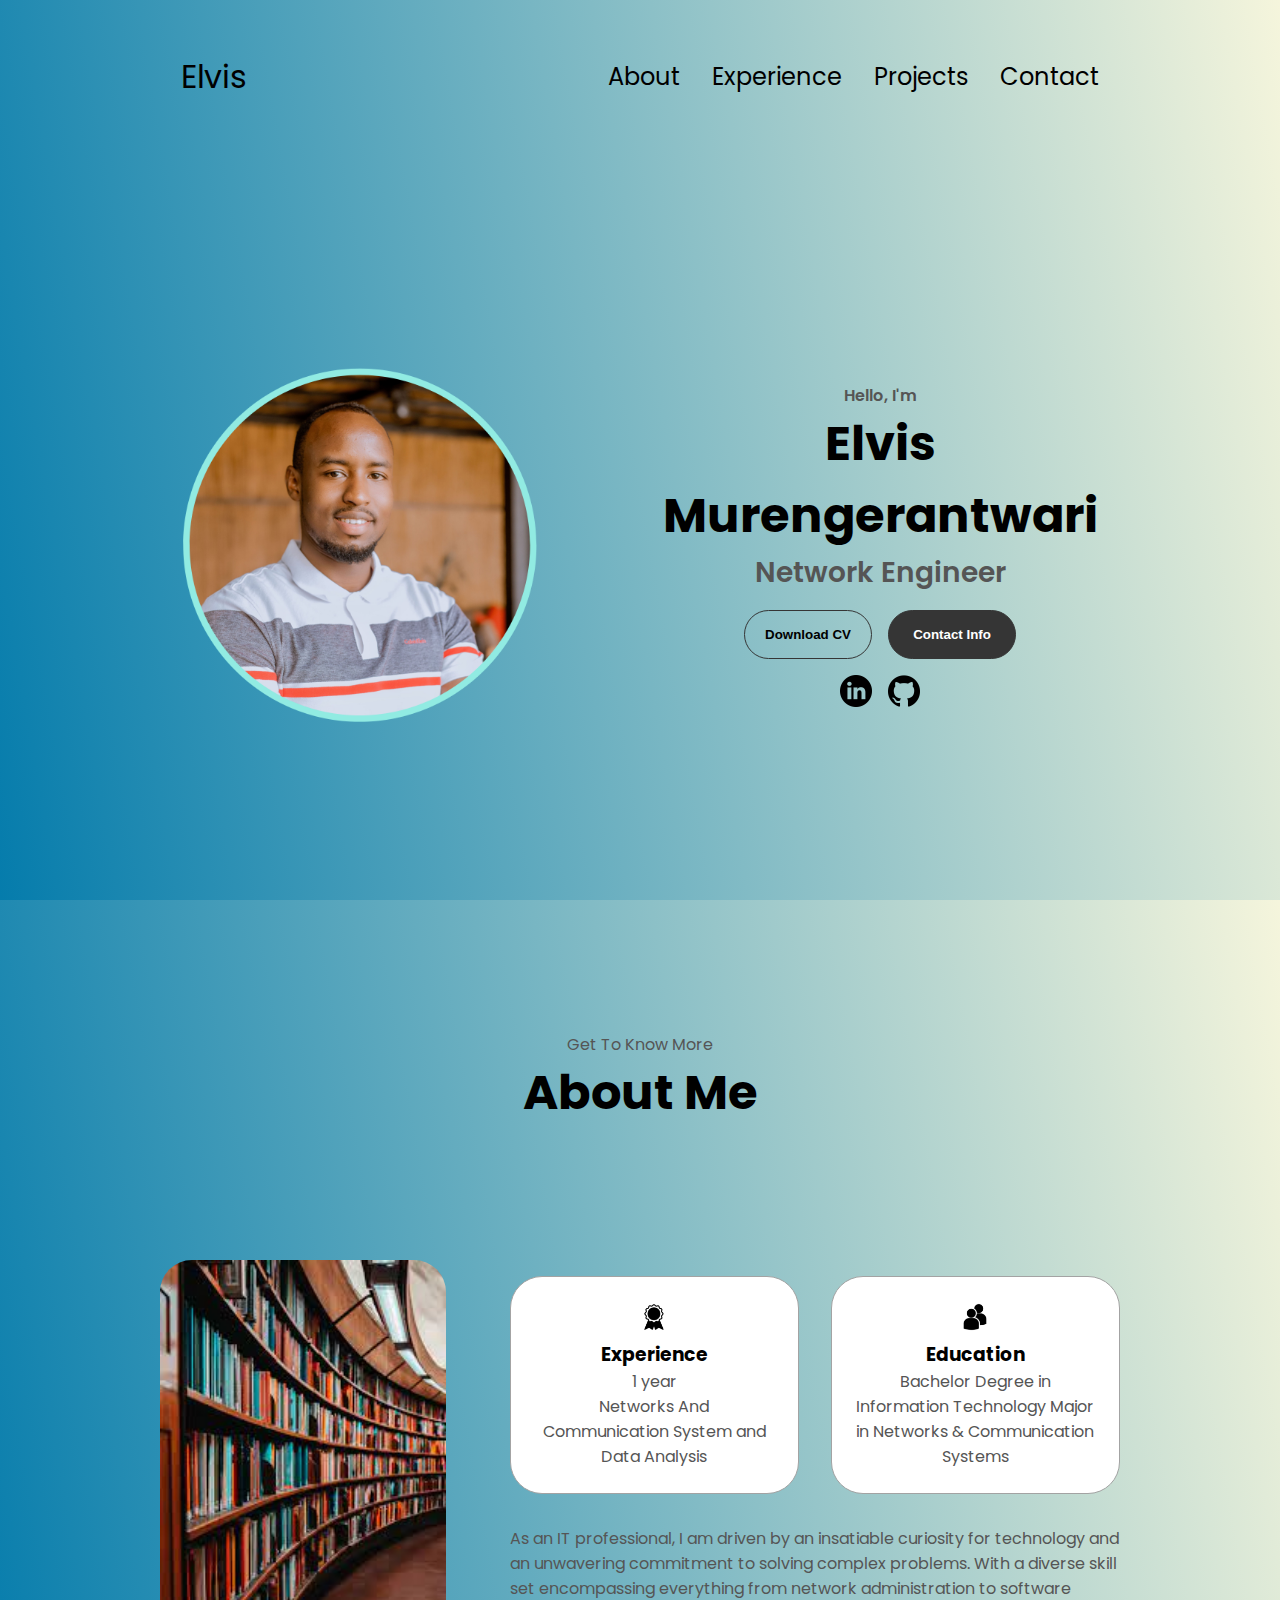
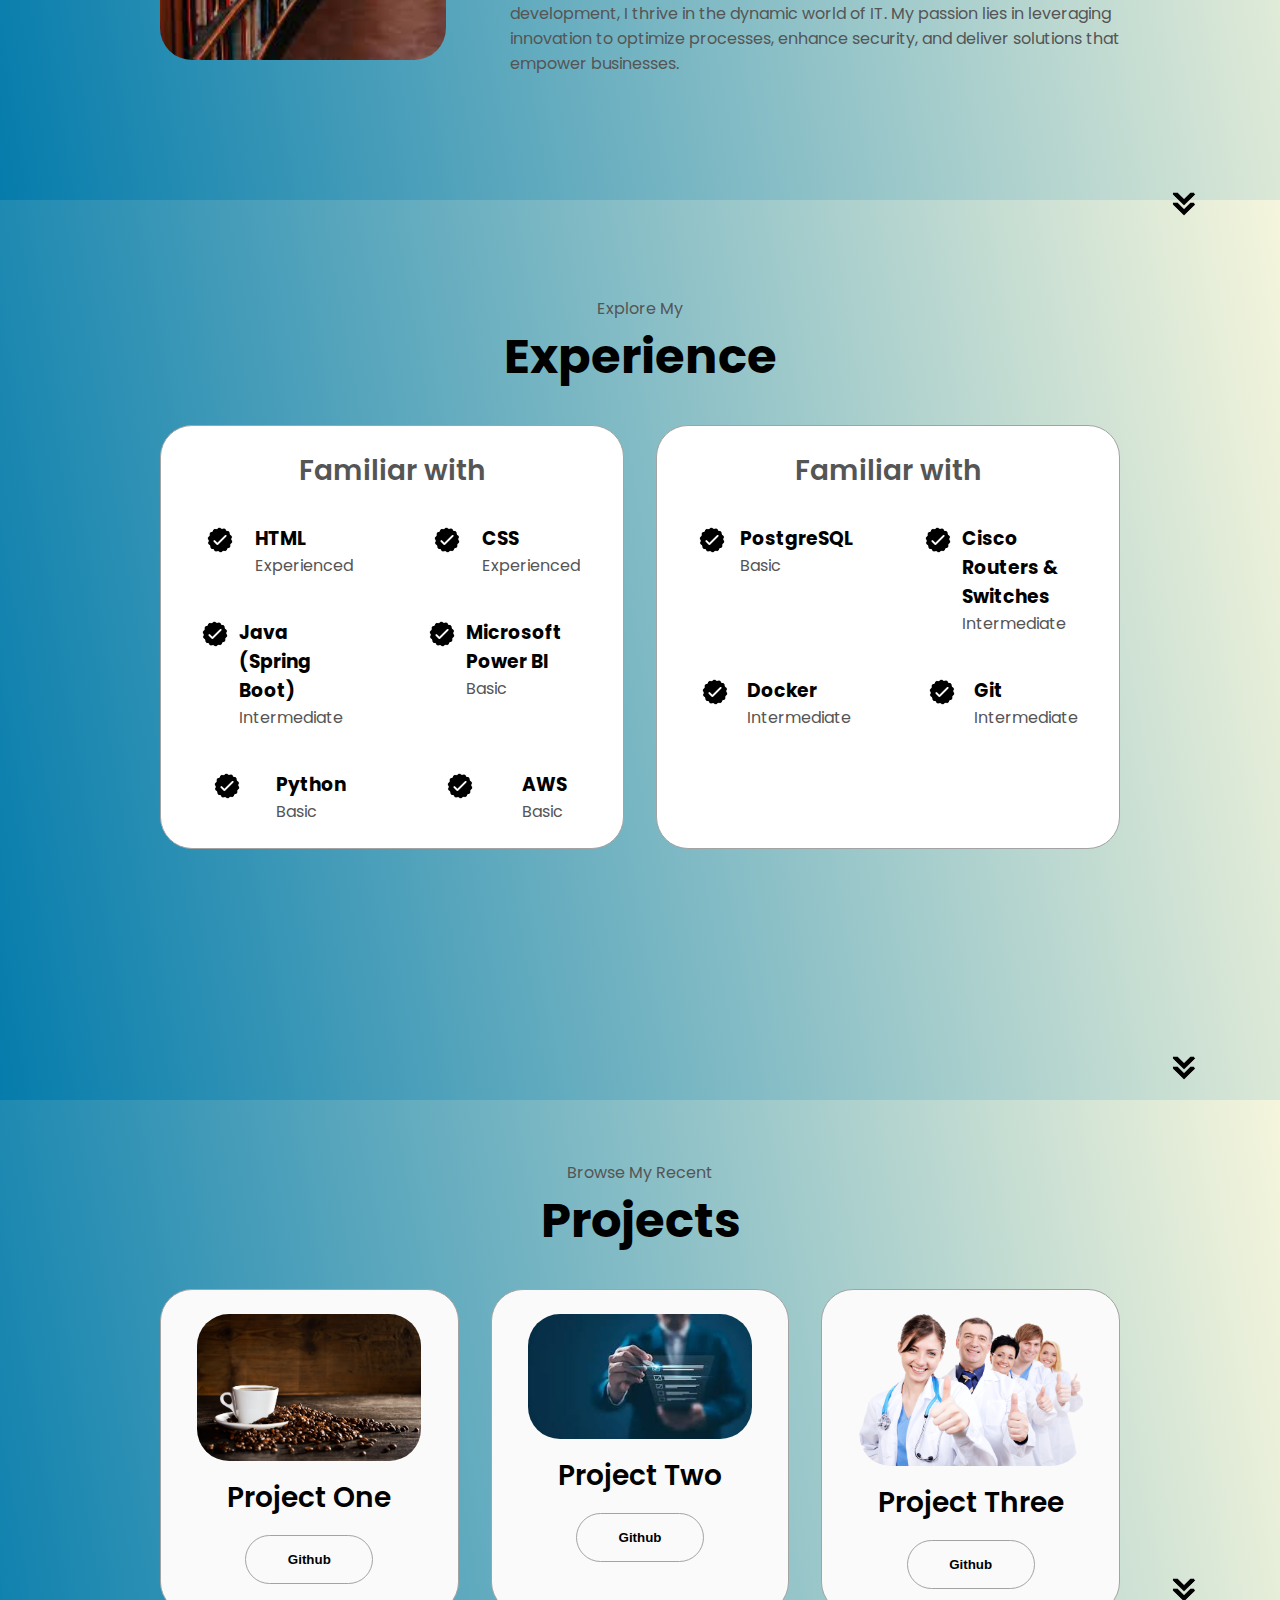
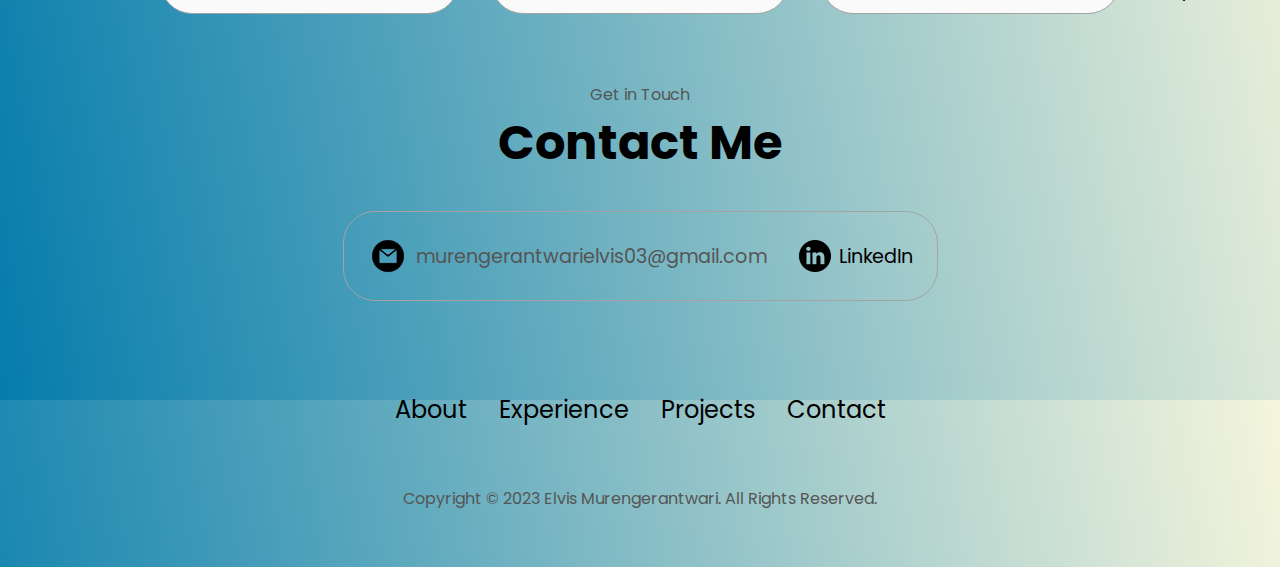
<file: index.html>
<!DOCTYPE html>
<html lang="en">
  <head>
    <meta charset="UTF-8" />
    <meta http-equiv="X-UA-Compatible" content="IE=edge" />
    <meta name="viewport" content="width=device-width, initial-scale=1.0" />
    <title>My Portfolio</title>
    <link rel="stylesheet" href="html-css-js-portfolio-tutorial-2-main/style.css" />
    <link rel="stylesheet" href="html-css-js-portfolio-tutorial-2-main/mediaqueries.css" />
  </head>

   <body class="container">

     <nav id="desktop-nav">
      <div class="logo">Elvis</div>
      <div>
        <ul class="nav-links">
          <li><a href="#about">About</a></li>
          <li><a href="#experience">Experience</a></li>
          <li><a href="#projects">Projects</a></li>
          <li><a href="#contact">Contact</a></li>
        </ul>
      </div>
    </nav>
    <nav id="hamburger-nav">
      <div class="logo">John Doe</div>
      <div class="hamburger-menu">
        <div class="hamburger-icon" onclick="toggleMenu()">
          <span></span>
          <span></span>
          <span></span>
        </div>
        <div class="menu-links">
          <li><a href="#about" onclick="toggleMenu()">About</a></li>
          <li><a href="#experience" onclick="toggleMenu()">Experience</a></li>
          <li><a href="#projects" onclick="toggleMenu()">Projects</a></li>
          <li><a href="#contact" onclick="toggleMenu()">Contact</a></li>
        </div>
      </div>
    </nav>
    <section id="profile" >
      <div class="section__pic-container">
        <img src="html-css-js-portfolio-tutorial-2-main/assets/My%20Photo.png" alt="John Doe profile picture" />
      </div>
      <div class="section__text">
        <p class="section__text__p1">Hello, I'm</p>
        <h1 class="title">Elvis Murengerantwari</h1>
        <p class="section__text__p2">Network Engineer</p>
        <div class="btn-container">
          <button
            class="btn btn-color-2"
            onclick="location.href='https://elvis20git.github.io/MyCV.github.io/'"
          >
            Download CV
          </button>
          <button class="btn btn-color-1" onclick="location.href='./#contact'">
            Contact Info
          </button>
        </div>
        <div id="socials-container">
          <img
            src="html-css-js-portfolio-tutorial-2-main/assets/linkedin.png"
            alt="My LinkedIn profile"
            class="icon"
            onclick="location.href='https://www.linkedin.com/in/elvis-murengerantwari-a527241b8/'"
          />
          <img
            src="html-css-js-portfolio-tutorial-2-main/assets/github.png"
            alt="My Github profile"
            class="icon"
            onclick="location.href='https://github.com/Elvis20git'"
          />
        </div>
      </div>
    </section>


    <section id="about">
      <p class="section__text__p1">Get To Know More</p>
      <h1 class="title">About Me</h1>
      <div class="section-container">
        <div class="section__pic-container">
          <img
            src="html-css-js-portfolio-tutorial-2-main/assets/book.jpeg"
            alt="Profile picture"
            class="about-pic"
          />
        </div>
        <div class="about-details-container">
          <div class="about-containers">
            <div class="details-container">
              <img
                src="html-css-js-portfolio-tutorial-2-main/assets/experience.png"
                alt="Experience icon"
                class="icon"
              />
              <h3>Experience</h3>
              <p>1 year <br />Networks And Communication System and Data Analysis</p>
            </div>
            <div class="details-container">
              <img
                src="html-css-js-portfolio-tutorial-2-main/assets/education.png"
                alt="Education icon"
                class="icon"
              />
              <h3>Education</h3>
              <p>Bachelor Degree in Information Technology Major in Networks & Communication Systems</p>
            </div>
          </div>
          <div class="text-container">
            <p>
              As an IT professional, I am driven by an insatiable curiosity for technology and
              an unwavering commitment to solving complex problems. With a diverse skill set encompassing
              everything from network administration to software development, I thrive in the dynamic world of IT.
              My passion lies in leveraging innovation to optimize processes, enhance security, and deliver solutions
              that empower businesses.

            </p>
          </div>
        </div>
      </div>
      <img
        src="html-css-js-portfolio-tutorial-2-main/assets/arrow.png"
        alt="Arrow icon"
        class="icon arrow"
        onclick="location.href='./#experience'"
      />
    </section>
     <section id="experience">
      <p class="section__text__p1">Explore My</p>
      <h1 class="title">Experience</h1>
      <div class="experience-details-container">
        <div class="about-containers">
          <div class="details-container">
            <h2 class="experience-sub-title">Familiar with</h2>
            <div class="article-container">
              <article>
                <img
                  src="html-css-js-portfolio-tutorial-2-main/assets/checkmark.png"
                  alt="Experience icon"
                  class="icon"
                />
                <div>
                  <h3>HTML</h3>
                  <p>Experienced</p>
                </div>
              </article>
              <article>
                <img
                  src="html-css-js-portfolio-tutorial-2-main/assets/checkmark.png"
                  alt="Experience icon"
                  class="icon"
                />
                <div>
                  <h3>CSS</h3>
                  <p>Experienced</p>
                </div>
              </article>
              <article>
                <img
                  src="html-css-js-portfolio-tutorial-2-main/assets/checkmark.png"
                  alt="Experience icon"
                  class="icon"
                />
                <div>
                  <h3>Java (Spring Boot)</h3>
                  <p>Intermediate</p>
                </div>
              </article>
              <article>
                <img
                  src="html-css-js-portfolio-tutorial-2-main/assets/checkmark.png"
                  alt="Experience icon"
                  class="icon"
                />
                <div>
                  <h3>Microsoft Power BI</h3>
                  <p>Basic</p>
                </div>
              </article>
              <article>
                <img
                  src="html-css-js-portfolio-tutorial-2-main/assets/checkmark.png"
                  alt="Experience icon"
                  class="icon"
                />
                <div>
                  <h3>Python</h3>
                  <p>Basic</p>
                </div>
              </article>
              <article>
                <img
                  src="html-css-js-portfolio-tutorial-2-main/assets/checkmark.png"
                  alt="Experience icon"
                  class="icon"
                />
                <div>
                  <h3>AWS</h3>
                  <p>Basic</p>
                </div>
              </article>
            </div>
          </div>
          <div class="details-container">
            <h2 class="experience-sub-title">Familiar with</h2>
            <div class="article-container">
              <article>
                <img
                  src="html-css-js-portfolio-tutorial-2-main/assets/checkmark.png"
                  alt="Experience icon"
                  class="icon"
                />
                <div>
                  <h3>PostgreSQL</h3>
                  <p>Basic</p>
                </div>
              </article>
              <article>
                <img
                  src="html-css-js-portfolio-tutorial-2-main/assets/checkmark.png"
                  alt="Experience icon"
                  class="icon"
                />
                <div>
                  <h3>Cisco Routers & Switches</h3>
                  <p>Intermediate</p>
                </div>
              </article>
              <article>
                <img
                  src="html-css-js-portfolio-tutorial-2-main/assets/checkmark.png"
                  alt="Experience icon"
                  class="icon"
                />
                <div>
                  <h3>Docker</h3>
                  <p>Intermediate</p>
                </div>
              </article>
              <article>
                <img
                  src="html-css-js-portfolio-tutorial-2-main/assets/checkmark.png"
                  alt="Experience icon"
                  class="icon"
                />
                <div>
                  <h3>Git</h3>
                  <p>Intermediate</p>
                </div>
              </article>
            </div>
          </div>
        </div>
      </div>
      <img
        src="html-css-js-portfolio-tutorial-2-main/assets/arrow.png"
        alt="Arrow icon"
        class="icon arrow"
        onclick="location.href='./#projects'"
      />
     </section>

    <section id="projects">
      <p class="section__text__p1">Browse My Recent</p>
      <h1 class="title">Projects</h1>
      <div class="experience-details-container">
        <div class="about-containers">
          <div class="details-container color-container">
            <div class="article-container">
              <img
                src="html-css-js-portfolio-tutorial-2-main/assets/cup-coffee-with-pile-coffee-beans.jpg"
                alt="Project 1"
                class="project-img"
              />
            </div>
            <h2 class="experience-sub-title project-title">Project One</h2>
            <div class="btn-container">
              <button
                class="btn btn-color-2 project-btn"
                onclick="location.href='https://github.com/Elvis20git/CoffeeShop-Spring.git'"
              >
                Github
              </button>
<!--              <button-->
<!--                class="btn btn-color-2 project-btn"-->
<!--                onclick="location.href='https://github.com/'"-->
<!--              >-->
<!--                Live Demo-->
<!--              </button>-->
            </div>
          </div>
          <div class="details-container color-container">
            <div class="article-container">
              <img
                src="html-css-js-portfolio-tutorial-2-main/assets/download.jpg"
                alt="Project 2"
                class="project-img"
              />
            </div>
            <h2 class="experience-sub-title project-title">Project Two</h2>
            <div class="btn-container">
              <button
                class="btn btn-color-2 project-btn"
                onclick="location.href='https://github.com/Elvis20git/employee-Spring.git'"
              >
                Github
              </button>
<!--              <button-->
<!--                class="btn btn-color-2 project-btn"-->
<!--                onclick="location.href='https://github.com/'"-->
<!--              >-->
<!--                Live Demo-->
<!--              </button>-->
            </div>
          </div>
          <div class="details-container color-container">
            <div class="article-container">
              <img
                src="html-css-js-portfolio-tutorial-2-main/assets/doc-group-2.png"
                alt="Project 3"
                class="project-img"
              />
            </div>
            <h2 class="experience-sub-title project-title">Project Three</h2>
            <div class="btn-container">
              <button
                class="btn btn-color-2 project-btn"
                onclick="location.href='https://github.com/Elvis20git/bmi.git'"
              >
                Github
              </button>
<!--              <button-->
<!--                class="btn btn-color-2 project-btn"-->
<!--                onclick="location.href='https://github.com/'"-->
<!--              >-->
<!--                Live Demo-->
<!--              </button>-->
            </div>
          </div>
        </div>
      </div>
      <img
        src="html-css-js-portfolio-tutorial-2-main/assets/arrow.png"
        alt="Arrow icon"
        class="icon arrow"
        onclick="location.href='./#contact'"
      />
    </section>
    <section id="contact">
      <p class="section__text__p1">Get in Touch</p>
      <h1 class="title">Contact Me</h1>
      <div class="contact-info-upper-container">
        <div class="contact-info-container">
          <img
            src="html-css-js-portfolio-tutorial-2-main/assets/email.png"
            alt="Email icon"
            class="icon contact-icon email-icon"
          />
          <p>murengerantwarielvis03@gmail.com</a></p>
        </div>
        <div class="contact-info-container">
          <img
            src="html-css-js-portfolio-tutorial-2-main/assets/linkedin.png"
            alt="LinkedIn icon"
            class="icon contact-icon"
          />
          <p><a href="https://www.linkedin.com">LinkedIn</a></p>
        </div>
      </div>
    </section>
    <footer>
      <nav>
        <div class="nav-links-container">
          <ul class="nav-links">
            <li><a href="#about">About</a></li>
            <li><a href="#experience">Experience</a></li>
            <li><a href="#projects">Projects</a></li>
            <li><a href="#contact">Contact</a></li>
          </ul>
        </div>
      </nav>
      <p>Copyright &#169; 2023 Elvis Murengerantwari. All Rights Reserved.</p>
     </footer>
     <script src="html-css-js-portfolio-tutorial-2-main/script.js"></script>


  </body>

</html>
</file>
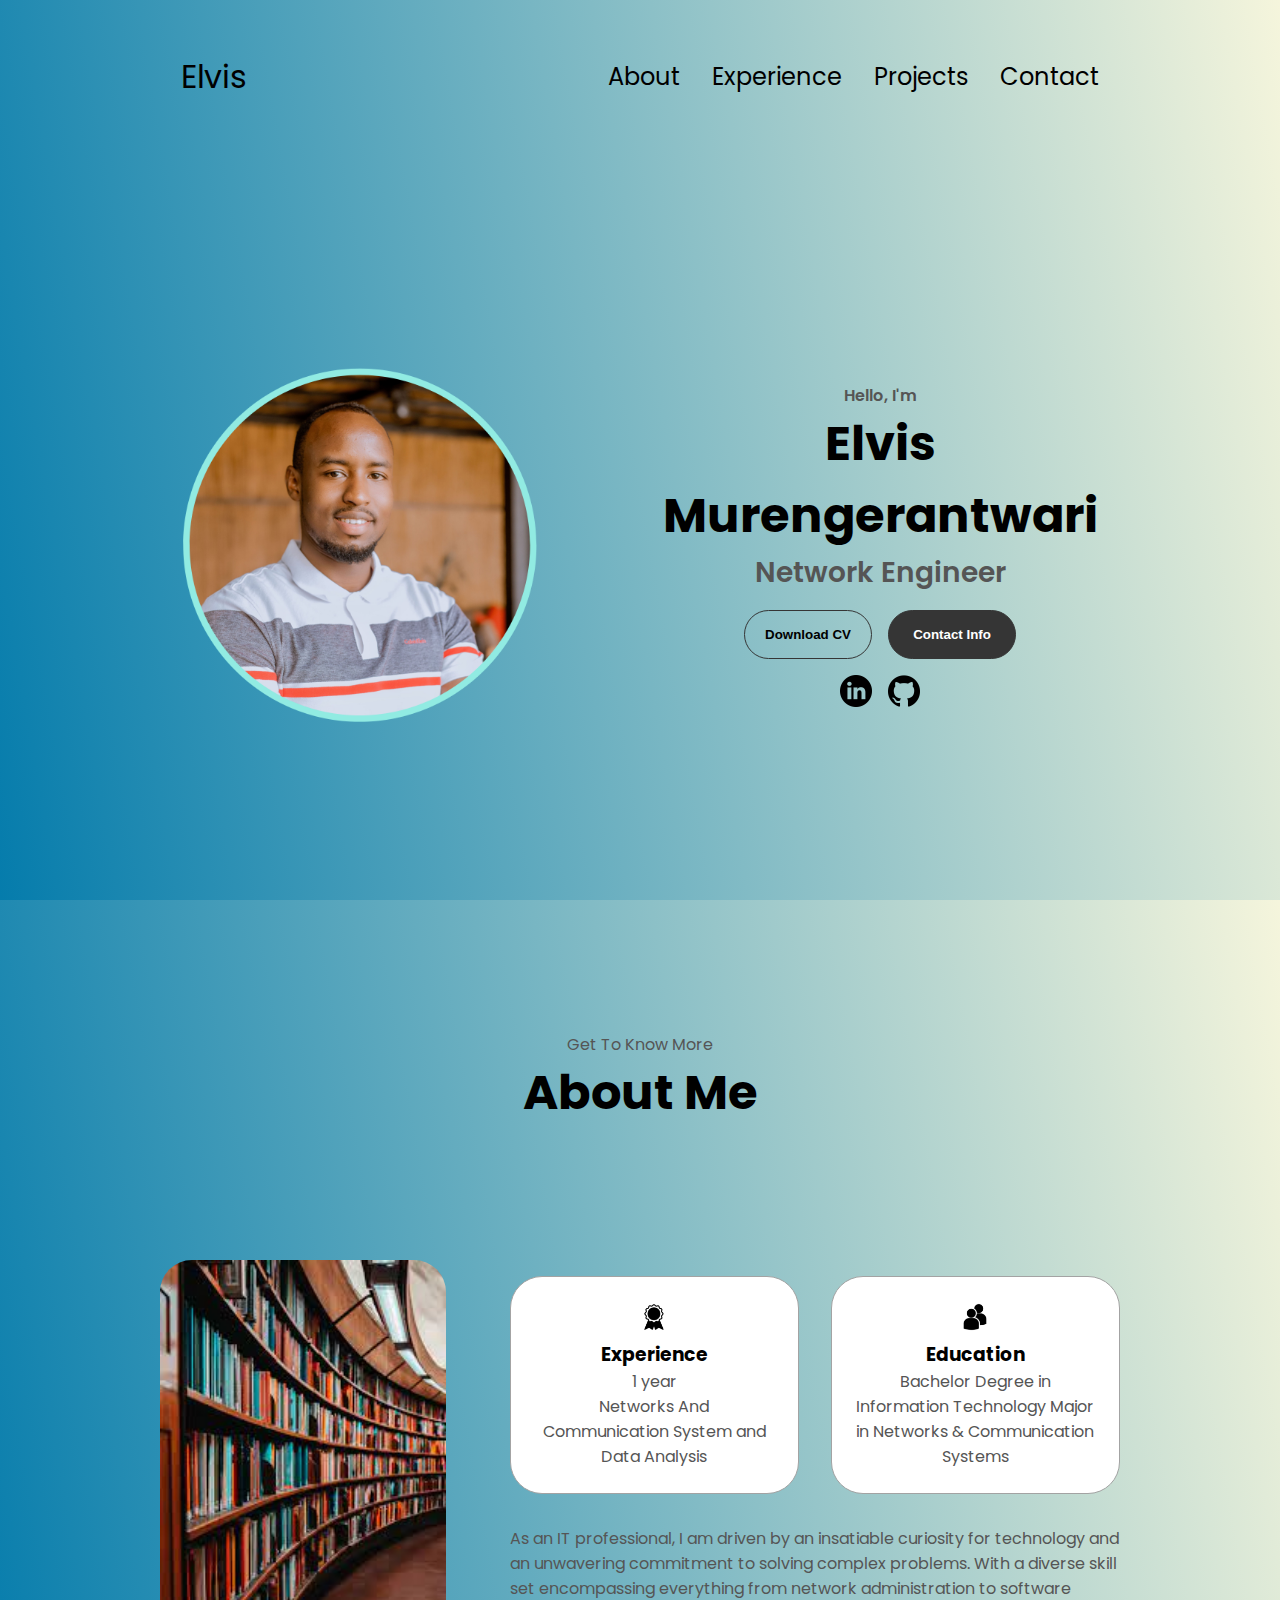
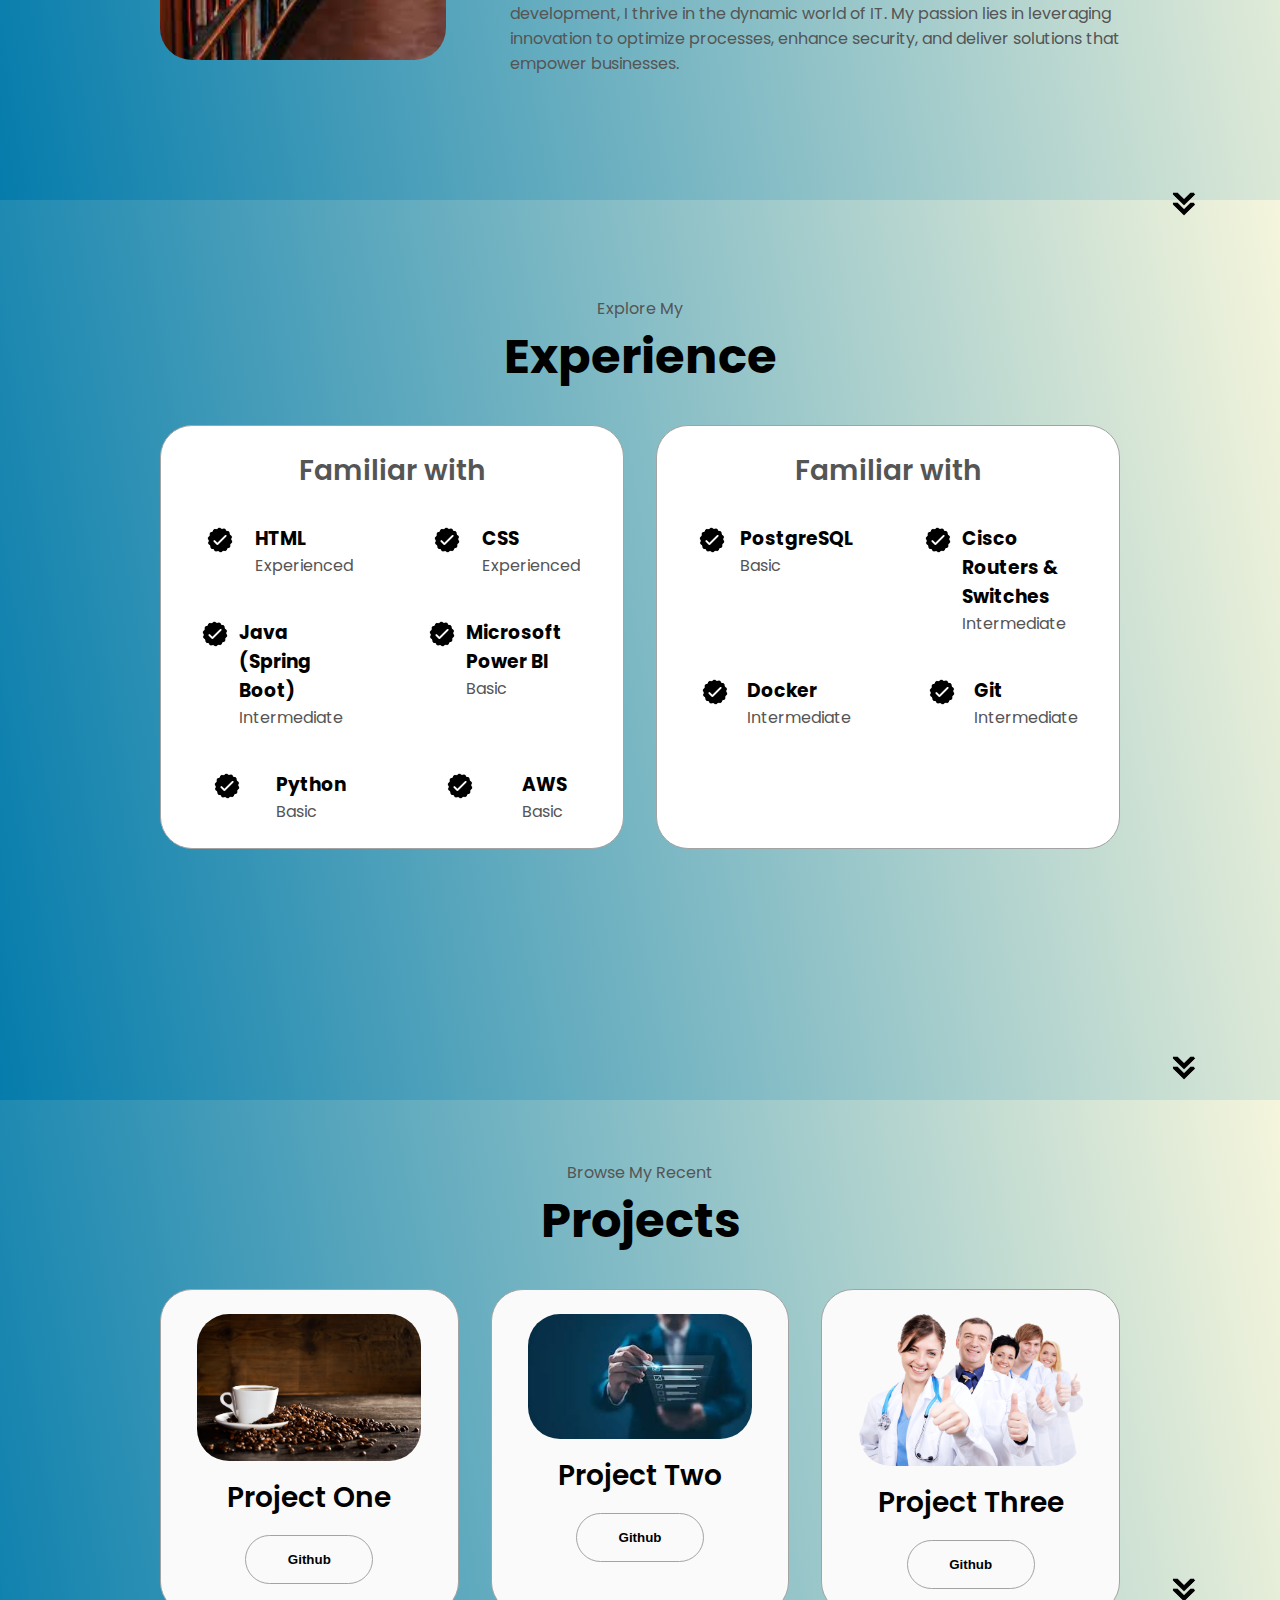
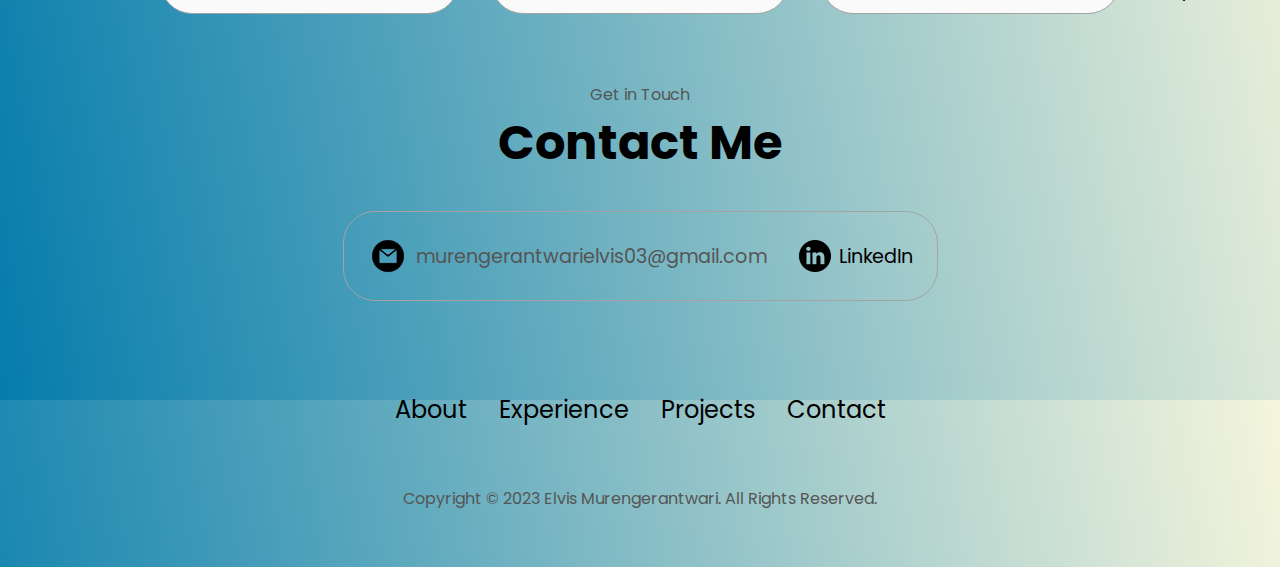
<file: html-css-js-portfolio-tutorial-2-main/index.html>
<!DOCTYPE html>
<html lang="en">
  <head>
    <meta charset="UTF-8" />
    <meta http-equiv="X-UA-Compatible" content="IE=edge" />
    <meta name="viewport" content="width=device-width, initial-scale=1.0" />
    <title>My Portfolio</title>
    <link rel="stylesheet" href="style.css" />
    <link rel="stylesheet" href="mediaqueries.css" />
  </head>

   <body class="container">

     <nav id="desktop-nav">
      <div class="logo">Elvis</div>
      <div>
        <ul class="nav-links">
          <li><a href="#about">About</a></li>
          <li><a href="#experience">Experience</a></li>
          <li><a href="#projects">Projects</a></li>
          <li><a href="#contact">Contact</a></li>
        </ul>
      </div>
    </nav>
    <nav id="hamburger-nav">
      <div class="logo">John Doe</div>
      <div class="hamburger-menu">
        <div class="hamburger-icon" onclick="toggleMenu()">
          <span></span>
          <span></span>
          <span></span>
        </div>
        <div class="menu-links">
          <li><a href="#about" onclick="toggleMenu()">About</a></li>
          <li><a href="#experience" onclick="toggleMenu()">Experience</a></li>
          <li><a href="#projects" onclick="toggleMenu()">Projects</a></li>
          <li><a href="#contact" onclick="toggleMenu()">Contact</a></li>
        </div>
      </div>
    </nav>
    <section id="profile" >
      <div class="section__pic-container">
        <img src="./assets/My%20Photo.png" alt="John Doe profile picture" />
      </div>
      <div class="section__text">
        <p class="section__text__p1">Hello, I'm</p>
        <h1 class="title">Elvis Murengerantwari</h1>
        <p class="section__text__p2">Network Engineer</p>
        <div class="btn-container">
          <button
            class="btn btn-color-2"
            onclick="window.open('./assets/resume.pdf')"
          >
            Download CV
          </button>
          <button class="btn btn-color-1" onclick="location.href='./#contact'">
            Contact Info
          </button>
        </div>
        <div id="socials-container">
          <img
            src="./assets/linkedin.png"
            alt="My LinkedIn profile"
            class="icon"
            onclick="location.href='https://www.linkedin.com/in/elvis-murengerantwari-a527241b8/'"
          />
          <img
            src="./assets/github.png"
            alt="My Github profile"
            class="icon"
            onclick="location.href='https://github.com/Elvis20git'"
          />
        </div>
      </div>
    </section>


    <section id="about">
      <p class="section__text__p1">Get To Know More</p>
      <h1 class="title">About Me</h1>
      <div class="section-container">
        <div class="section__pic-container">
          <img
            src="./assets/book.jpeg"
            alt="Profile picture"
            class="about-pic"
          />
        </div>
        <div class="about-details-container">
          <div class="about-containers">
            <div class="details-container">
              <img
                src="./assets/experience.png"
                alt="Experience icon"
                class="icon"
              />
              <h3>Experience</h3>
              <p>1 year <br />Networks And Communication System and Data Analysis</p>
            </div>
            <div class="details-container">
              <img
                src="./assets/education.png"
                alt="Education icon"
                class="icon"
              />
              <h3>Education</h3>
              <p>Bachelor Degree in Information Technology Major in Networks & Communication Systems</p>
            </div>
          </div>
          <div class="text-container">
            <p>
              As an IT professional, I am driven by an insatiable curiosity for technology and
              an unwavering commitment to solving complex problems. With a diverse skill set encompassing
              everything from network administration to software development, I thrive in the dynamic world of IT.
              My passion lies in leveraging innovation to optimize processes, enhance security, and deliver solutions
              that empower businesses.

            </p>
          </div>
        </div>
      </div>
      <img
        src="./assets/arrow.png"
        alt="Arrow icon"
        class="icon arrow"
        onclick="location.href='./#experience'"
      />
    </section>
     <section id="experience">
      <p class="section__text__p1">Explore My</p>
      <h1 class="title">Experience</h1>
      <div class="experience-details-container">
        <div class="about-containers">
          <div class="details-container">
            <h2 class="experience-sub-title">Familiar with</h2>
            <div class="article-container">
              <article>
                <img
                  src="./assets/checkmark.png"
                  alt="Experience icon"
                  class="icon"
                />
                <div>
                  <h3>HTML</h3>
                  <p>Experienced</p>
                </div>
              </article>
              <article>
                <img
                  src="./assets/checkmark.png"
                  alt="Experience icon"
                  class="icon"
                />
                <div>
                  <h3>CSS</h3>
                  <p>Experienced</p>
                </div>
              </article>
              <article>
                <img
                  src="./assets/checkmark.png"
                  alt="Experience icon"
                  class="icon"
                />
                <div>
                  <h3>Java (Spring Boot)</h3>
                  <p>Intermediate</p>
                </div>
              </article>
              <article>
                <img
                  src="./assets/checkmark.png"
                  alt="Experience icon"
                  class="icon"
                />
                <div>
                  <h3>Microsoft Power BI</h3>
                  <p>Basic</p>
                </div>
              </article>
              <article>
                <img
                  src="./assets/checkmark.png"
                  alt="Experience icon"
                  class="icon"
                />
                <div>
                  <h3>Python</h3>
                  <p>Basic</p>
                </div>
              </article>
              <article>
                <img
                  src="./assets/checkmark.png"
                  alt="Experience icon"
                  class="icon"
                />
                <div>
                  <h3>AWS</h3>
                  <p>Basic</p>
                </div>
              </article>
            </div>
          </div>
          <div class="details-container">
            <h2 class="experience-sub-title">Familiar with</h2>
            <div class="article-container">
              <article>
                <img
                  src="./assets/checkmark.png"
                  alt="Experience icon"
                  class="icon"
                />
                <div>
                  <h3>PostgreSQL</h3>
                  <p>Basic</p>
                </div>
              </article>
              <article>
                <img
                  src="./assets/checkmark.png"
                  alt="Experience icon"
                  class="icon"
                />
                <div>
                  <h3>Cisco Routers & Switches</h3>
                  <p>Intermediate</p>
                </div>
              </article>
              <article>
                <img
                  src="./assets/checkmark.png"
                  alt="Experience icon"
                  class="icon"
                />
                <div>
                  <h3>Docker</h3>
                  <p>Intermediate</p>
                </div>
              </article>
              <article>
                <img
                  src="./assets/checkmark.png"
                  alt="Experience icon"
                  class="icon"
                />
                <div>
                  <h3>Git</h3>
                  <p>Intermediate</p>
                </div>
              </article>
            </div>
          </div>
        </div>
      </div>
      <img
        src="./assets/arrow.png"
        alt="Arrow icon"
        class="icon arrow"
        onclick="location.href='./#projects'"
      />
     </section>

    <section id="projects">
      <p class="section__text__p1">Browse My Recent</p>
      <h1 class="title">Projects</h1>
      <div class="experience-details-container">
        <div class="about-containers">
          <div class="details-container color-container">
            <div class="article-container">
              <img
                src="./assets/cup-coffee-with-pile-coffee-beans.jpg"
                alt="Project 1"
                class="project-img"
              />
            </div>
            <h2 class="experience-sub-title project-title">Project One</h2>
            <div class="btn-container">
              <button
                class="btn btn-color-2 project-btn"
                onclick="location.href='https://github.com/Elvis20git/CoffeeShop-Spring.git'"
              >
                Github
              </button>
<!--              <button-->
<!--                class="btn btn-color-2 project-btn"-->
<!--                onclick="location.href='https://github.com/'"-->
<!--              >-->
<!--                Live Demo-->
<!--              </button>-->
            </div>
          </div>
          <div class="details-container color-container">
            <div class="article-container">
              <img
                src="./assets/download.jpg"
                alt="Project 2"
                class="project-img"
              />
            </div>
            <h2 class="experience-sub-title project-title">Project Two</h2>
            <div class="btn-container">
              <button
                class="btn btn-color-2 project-btn"
                onclick="location.href='https://github.com/Elvis20git/employee-Spring.git'"
              >
                Github
              </button>
<!--              <button-->
<!--                class="btn btn-color-2 project-btn"-->
<!--                onclick="location.href='https://github.com/'"-->
<!--              >-->
<!--                Live Demo-->
<!--              </button>-->
            </div>
          </div>
          <div class="details-container color-container">
            <div class="article-container">
              <img
                src="./assets/doc-group-2.png"
                alt="Project 3"
                class="project-img"
              />
            </div>
            <h2 class="experience-sub-title project-title">Project Three</h2>
            <div class="btn-container">
              <button
                class="btn btn-color-2 project-btn"
                onclick="location.href='https://github.com/Elvis20git/bmi.git'"
              >
                Github
              </button>
<!--              <button-->
<!--                class="btn btn-color-2 project-btn"-->
<!--                onclick="location.href='https://github.com/'"-->
<!--              >-->
<!--                Live Demo-->
<!--              </button>-->
            </div>
          </div>
        </div>
      </div>
      <img
        src="./assets/arrow.png"
        alt="Arrow icon"
        class="icon arrow"
        onclick="location.href='./#contact'"
      />
    </section>
    <section id="contact">
      <p class="section__text__p1">Get in Touch</p>
      <h1 class="title">Contact Me</h1>
      <div class="contact-info-upper-container">
        <div class="contact-info-container">
          <img
            src="./assets/email.png"
            alt="Email icon"
            class="icon contact-icon email-icon"
          />
          <p>murengerantwarielvis03@gmail.com</a></p>
        </div>
        <div class="contact-info-container">
          <img
            src="./assets/linkedin.png"
            alt="LinkedIn icon"
            class="icon contact-icon"
          />
          <p><a href="https://www.linkedin.com">LinkedIn</a></p>
        </div>
      </div>
    </section>
    <footer>
      <nav>
        <div class="nav-links-container">
          <ul class="nav-links">
            <li><a href="#about">About</a></li>
            <li><a href="#experience">Experience</a></li>
            <li><a href="#projects">Projects</a></li>
            <li><a href="#contact">Contact</a></li>
          </ul>
        </div>
      </nav>
      <p>Copyright &#169; 2023 Elvis Murengerantwari. All Rights Reserved.</p>
     </footer>
     <script src="script.js"></script>


  </body>

</html>
</file>
<file: html-css-js-portfolio-tutorial-2-main/style.css>
/* GENERAL */

@import url("https://fonts.googleapis.com/css2?family=Poppins:wght@300;400;500;600&display=swap");

* {
  margin: 0;
  padding: 0;
}

body {
  font-family: "Poppins", sans-serif;
}

html {
  scroll-behavior: smooth;
}

p {
  color: rgb(85, 85, 85);
}
.container{
  height: 100vh;
  width: 100%;
  background: linear-gradient(80deg, rgb(5, 124, 172), rgb(245, 245, 220)) ;
}

/* TRANSITION */

a,
.btn {
  transition: all 300ms ease;
}

/* DESKTOP NAV */

nav,
.nav-links {
  display: flex;
}

nav {
  justify-content: space-around;
  align-items: center;
  height: 17vh;
}

.nav-links {
  gap: 2rem;
  list-style: none;
  font-size: 1.5rem;
}

a {
  color: black;
  text-decoration: none;
  text-decoration-color: white;
}

a:hover {
  color: grey;
  text-decoration: underline;
  text-underline-offset: 1rem;
  text-decoration-color: rgb(181, 181, 181);
}

.logo {
  font-size: 2rem;
}

.logo:hover {
  cursor: default;
}

/* HAMBURGER MENU */

#hamburger-nav {
  display: none;
}

.hamburger-menu {
  position: relative;
  display: inline-block;
}

.hamburger-icon {
  display: flex;
  flex-direction: column;
  justify-content: space-between;
  height: 24px;
  width: 30px;
  cursor: pointer;
}

.hamburger-icon span {
  width: 100%;
  height: 2px;
  background-color: black;
  transition: all 0.3 ease-in-out;
}

.menu-links {
  position: absolute;
  top: 100%;
  right: 0;
  background-color: white;
  width: fit-content;
  max-height: 0;
  overflow: hidden;
  transition: all 0.3 ease-in-out;
}

.menu-links a {
  display: block;
  padding: 10px;
  text-align: center;
  font-size: 1.5rem;
  color: black;
  text-decoration: none;
  transition: all 0.3 ease-in-out;
}


.menu-links li {
  list-style: none;
}

.menu-links.open {
  max-height: 300px;
}

.hamburger-icon.open span:first-child {
  transform: rotate(45deg) translate(10px, 5px);
}

.hamburger-icon.open span:nth-child(2) {
  opacity: 0;
}

.hamburger-icon.open span:last-child {
  transform: rotate(-45deg) translate(10px, -5px);
}

.hamburger-icon span:first-child {
  transform: none;
}

.hamburger-icon span:first-child {
  opacity: 1;
}

.hamburger-icon span:first-child {
  transform: none;
}

/* SECTIONS */

section {
  padding-top: 4vh;
  height: 96vh;
  margin: 0 10rem;
  box-sizing: border-box;
  min-height: fit-content;
}

.section-container {
  display: flex;
}

/* PROFILE SECTION */

#profile {
  display: flex;
  justify-content: center;
  gap: 5rem;
  height: 80vh;
}

.section__pic-container {
  display: flex;
  height: 400px;
  width: 400px;
  margin: auto 0;
}

.section__text {
  align-self: center;
  text-align: center;
}

.section__text p {
  font-weight: 600;
}

.section__text__p1 {
  text-align: center;
}

.section__text__p2 {
  font-size: 1.75rem;
  margin-bottom: 1rem;
}

.title {
  font-size: 3rem;
  text-align: center;
}

#socials-container {
  display: flex;
  justify-content: center;
  margin-top: 1rem;
  gap: 1rem;
}

/* ICONS */

.icon {
  cursor: pointer;
  height: 2rem;
}

/* BUTTONS */

.btn-container {
  display: flex;
  justify-content: center;
  gap: 1rem;
}

.btn {
  font-weight: 600;
  transition: all 300ms ease;
  padding: 1rem;
  width: 8rem;
  border-radius: 2rem;
}

.btn-color-1,
.btn-color-2 {
  border: rgb(53, 53, 53) 0.1rem solid;
}

.btn-color-1:hover,
.btn-color-2:hover {
  cursor: pointer;
}

.btn-color-1,
.btn-color-2:hover {
  background: rgb(53, 53, 53);
  color: white;
}

.btn-color-1:hover {
  background: rgb(0, 0, 0);
}

.btn-color-2 {
  background: none;
}

.btn-color-2:hover {
  border: rgb(255, 255, 255) 0.1rem solid;
}

.btn-container {
  gap: 1rem;
}

/* ABOUT SECTION */

#about {
  position: relative;
}

.about-containers {
  gap: 2rem;
  margin-bottom: 2rem;
  margin-top: 2rem;
}

.about-details-container {
  justify-content: center;
  flex-direction: column;
}

.about-containers,
.about-details-container {
  display: flex;
}

.about-pic {
  border-radius: 2rem;
}

.arrow {
  position: absolute;
  right: -5rem;
  bottom: 2.5rem;
}

.details-container {
  padding: 1.5rem;
  flex: 1;
  background: white;
  border-radius: 2rem;
  border: rgb(53, 53, 53) 0.1rem solid;
  border-color: rgb(163, 163, 163);
  text-align: center;
}

.section-container {
  gap: 4rem;
  height: 80%;
}

.section__pic-container {
  height: 400px;
  width: 400px;
  margin: auto 0;
}

/* EXPERIENCE SECTION */

#experience {
  position: relative;
}

.experience-sub-title {
  color: rgb(85, 85, 85);
  font-weight: 600;
  font-size: 1.75rem;
  margin-bottom: 2rem;
}

.experience-details-container {
  display: flex;
  justify-content: center;
  flex-direction: column;
}

.article-container {
  display: flex;
  text-align: initial;
  flex-wrap: wrap;
  flex-direction: row;
  gap: 2.5rem;
  justify-content: space-around;
}

article {
  display: flex;
  width: 10rem;
  justify-content: space-around;
  gap: 0.5rem;
}

article .icon {
  cursor: default;
}

/* PROJECTS SECTION */

#projects {
  position: relative;
}

.color-container {
  border-color: rgb(163, 163, 163);
  background: rgb(250, 250, 250);
}

.project-img {
  border-radius: 2rem;
  width: 90%;
  height: 90%;
}

.project-title {
  margin: 1rem;
  color: black;
}

.project-btn {
  color: black;
  border-color: rgb(163, 163, 163);
}

/* CONTACT */

#contact {
  display: flex;
  justify-content: center;
  flex-direction: column;
  height: 70vh;
}

.contact-info-upper-container {
  display: flex;
  justify-content: center;
  border-radius: 2rem;
  border: rgb(53, 53, 53) 0.1rem solid;
  border-color: rgb(163, 163, 163);
  background: (250, 250, 250);
  margin: 2rem auto;
  padding: 0.5rem;
}

.contact-info-container {
  display: flex;
  align-items: center;
  justify-content: center;
  gap: 0.5rem;
  margin: 1rem;
}

.contact-info-container p {
  font-size: larger;
}

.contact-icon {
  cursor: default;
}

.email-icon {
  height: 2.5rem;
}

/* FOOTER SECTION */

footer {
  height: 26vh;
  margin: 0 1rem;
}

footer p {
  text-align: center;
}
</file>
<file: html-css-js-portfolio-tutorial-2-main/mediaqueries.css>
@media screen and (max-width: 1400px) {
  #profile {
    height: 83vh;
    margin-bottom: 6rem;
  }
  .about-containers {
    flex-wrap: wrap;
  }
  #contact,
  #projects {
    height: fit-content;
  }

}
.col{
  color: green;
}

@media screen and (max-width: 1200px) {
  #desktop-nav {
    display: none;
  }
  #hamburger-nav {
    display: flex;
  }
  #experience,
  .experience-details-container {
    margin-top: 2rem;
  }
  #profile,
  .section-container {
    display: block;
  }
  .arrow {
    display: none;
  }
  section,
  .section-container {
    height: fit-content;
  }
  section {
    margin: 0 5%;
  }
  .section__pic-container {
    width: 275px;
    height: 275px;
    margin: 0 auto 2rem;
  }
  .about-containers {
    margin-top: 0;
  }
}

@media screen and (max-width: 600px) {
  #contact,
  footer {
    height: 40vh;
  }
  #profile {
    height: 83vh;
    margin-bottom: 0;
  }
  article {
    font-size: 1rem;
  }
  footer nav {
    height: fit-content;
    margin-bottom: 2rem;
  }
  .about-containers,
  .contact-info-upper-container,
  .btn-container {
    flex-wrap: wrap;
  }
  .contact-info-container {
    margin: 0;
  }
  .contact-info-container p,
  .nav-links li a {
    font-size: 1rem;
  }
  .experience-sub-title {
    font-size: 1.25rem;
  }
  .logo {
    font-size: 1.5rem;
  }
  .nav-links {
    flex-direction: column;
    gap: 0.5rem;
    text-align: center;
  }
  .section__pic-container {
    width: auto;
    height: 46vw;
    justify-content: center;
  }
  .section__text__p2 {
    font-size: 1.25rem;
  }
  .title {
    font-size: 2rem;
  }
  .text-container {
    text-align: justify;
  }
}
</file>
